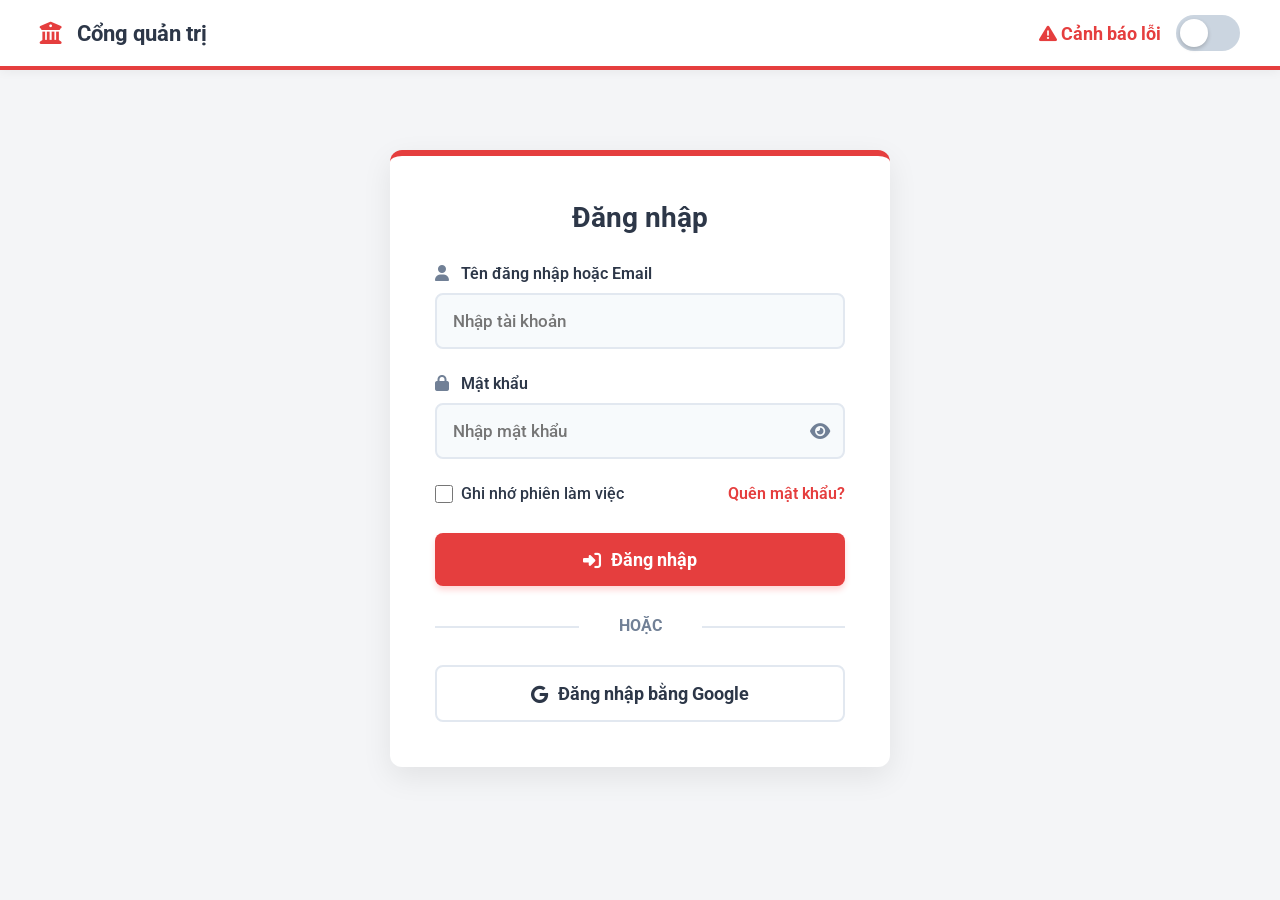
<file: frontend/index.html>
<!doctype html>
<html lang="vi">
  <head>
    <meta charset="UTF-8" />
    <meta name="viewport" content="width=device-width, initial-scale=1.0" />
    <title>Đăng nhập hệ thống</title>
    <link rel="stylesheet" href="vendor/fontawesome/css/all.min.css" />
    <link
      href="https://fonts.googleapis.com/css2?family=Roboto:wght@400;500;700&display=swap"
      rel="stylesheet"
    />
    <link rel="stylesheet" href="css/style.css" />
  </head>
  <body class="theme-vulnerable">
    <div class="top-bar">
      <div class="brand"><i class="fas fa-university"></i> Cổng quản trị</div>
      <div class="switch-container">
        <span id="modeLabel"
          ><i class="fas fa-exclamation-triangle"></i> Cảnh báo</span
        >
        <label class="switch">
          <input type="checkbox" id="modeToggle" />
          <span class="slider round"></span>
        </label>
      </div>
    </div>

    <div class="container fade-in">
      <div id="loginSection">
        <h2>Đăng nhập</h2>
        <form id="loginForm">
          <div class="input-group">
            <label><i class="fas fa-user"></i> Tên đăng nhập hoặc Email</label>
            <input
              type="text"
              id="username"
              placeholder="Nhập tài khoản"
              required
            />
          </div>
          <div class="input-group">
            <label><i class="fas fa-lock"></i> Mật khẩu</label>
            <div class="password-wrapper">
              <input
                type="password"
                id="password"
                placeholder="Nhập mật khẩu"
                required
              />
              <i class="fas fa-eye toggle-password" title="Hiện mật khẩu"></i>
            </div>
          </div>
          <div class="options-group">
            <label class="checkbox-label">
              <input type="checkbox" id="rememberMe" /> Ghi nhớ phiên làm việc
            </label>
            <a href="#" id="showForgotBtn" class="link-btn">Quên mật khẩu?</a>
          </div>
          <button type="submit" class="btn-primary" id="loginBtn">
            <i class="fas fa-sign-in-alt"></i> Đăng nhập
          </button>

          <div class="divider"><span>HOẶC</span></div>
          <button type="button" class="btn-outline" id="ssoBtn">
            <i class="fab fa-google"></i> Đăng nhập bằng Google
          </button>
        </form>
      </div>

      <div id="mfaSection" class="hidden">
        <h2>Xác minh bảo mật</h2>
        <p class="subtitle">Vui lòng nhập mã từ ứng dụng Authenticator</p>
        <form id="mfaForm">
          <div class="input-group">
            <input
              type="text"
              id="otpCode"
              placeholder="000 000"
              maxlength="6"
              style="
                text-align: center;
                font-size: 32px;
                letter-spacing: 8px;
                font-weight: bold;
              "
              required
              autocomplete="off"
            />
          </div>
          <button type="submit" class="btn-primary" id="mfaBtn">
            <i class="fas fa-check-circle"></i> Xác nhận mã
          </button>
          <button type="button" class="btn-text mt-20" id="backToLoginFromMfa">
            <i class="fas fa-arrow-left"></i> Quay lại
          </button>
        </form>
      </div>

      <div id="forgotSection" class="hidden">
        <h2>Khôi phục mật khẩu</h2>
        <p class="subtitle">
          Nhập thông tin để nhận liên kết đặt lại mật khẩu an toàn
        </p>
        <form id="forgotForm">
          <div class="input-group">
            <label
              ><i class="fas fa-envelope"></i> Tài khoản cần khôi phục</label
            >
            <input
              type="text"
              id="forgotUsername"
              placeholder="Nhập tên đăng nhập hoặc email"
              required
            />
          </div>
          <button type="submit" class="btn-primary" id="sendResetBtn">
            <i class="fas fa-paper-plane"></i> Gửi yêu cầu
          </button>
          <button type="button" class="btn-text mt-20" id="backToLoginBtn">
            <i class="fas fa-arrow-left"></i> Quay lại đăng nhập
          </button>
        </form>
      </div>

      <div id="messageBox" class="message hidden"></div>
    </div>

    <script src="js/app.js"></script>
  </body>
</html>
</file>
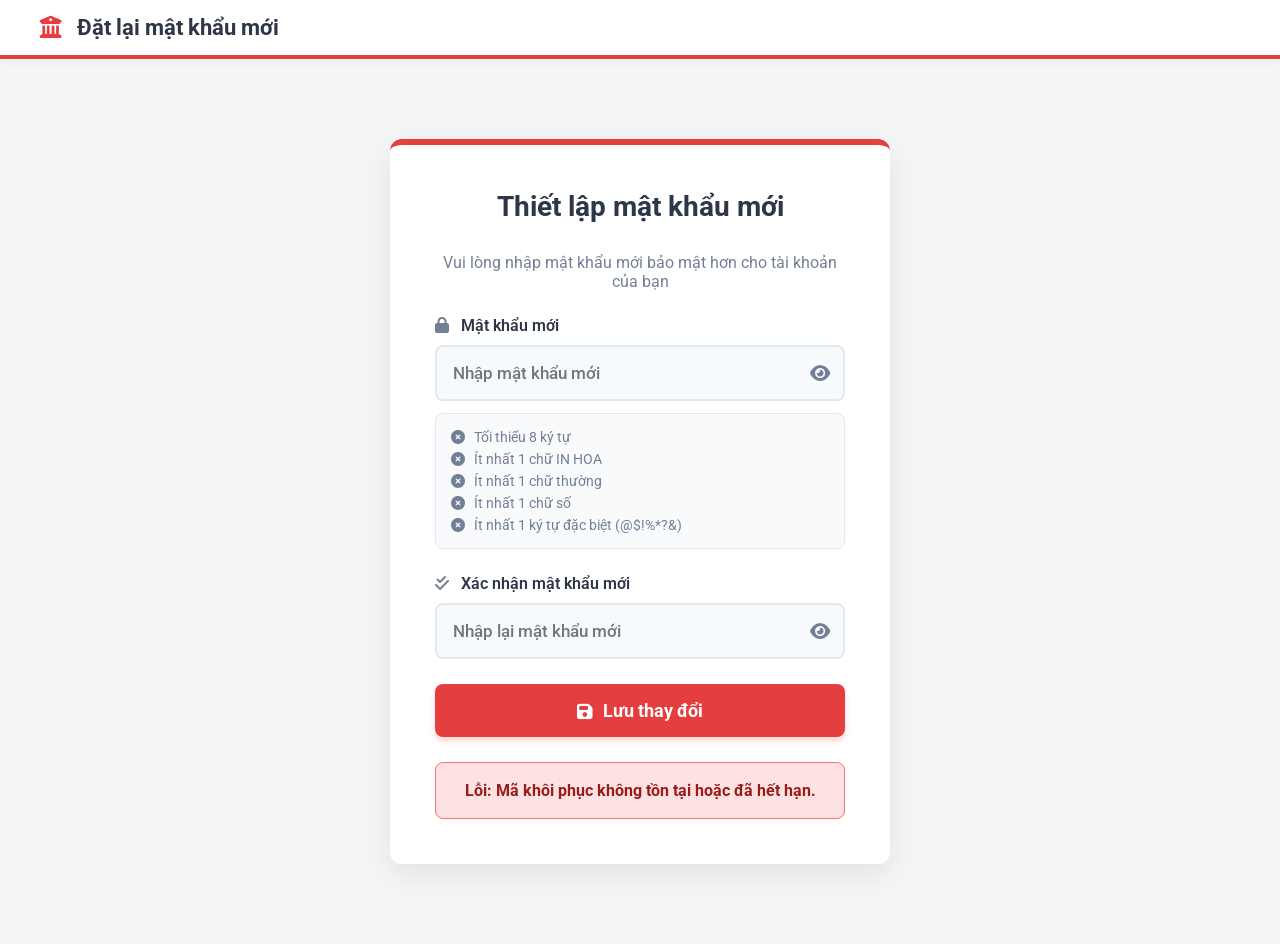
<file: frontend/reset.html>
<!doctype html>
<html lang="vi">
  <head>
    <meta charset="UTF-8" />
    <meta name="viewport" content="width=device-width, initial-scale=1.0" />
    <title>Đặt lại mật khẩu mới</title>
    <link rel="stylesheet" href="vendor/fontawesome/css/all.min.css" />
    <link
      href="https://fonts.googleapis.com/css2?family=Roboto:wght@400;500;700&display=swap"
      rel="stylesheet"
    />
    <link rel="stylesheet" href="css/style.css" />
  </head>
  <body class="theme-vulnerable">
    <div class="top-bar">
      <div class="brand">
        <i class="fas fa-university"></i> Đặt lại mật khẩu mới
      </div>
    </div>

    <div class="container fade-in">
      <div id="resetSection">
        <h2>Thiết lập mật khẩu mới</h2>
        <p class="subtitle">
          Vui lòng nhập mật khẩu mới bảo mật hơn cho tài khoản của bạn
        </p>

        <form id="resetForm">
          <input type="hidden" id="resetToken" name="token" />

          <div class="input-group">
            <label><i class="fas fa-lock"></i> Mật khẩu mới</label>

            <div class="password-wrapper">
              <input
                type="password"
                id="newPassword"
                placeholder="Nhập mật khẩu mới"
                required
                autocomplete="new-password"
              />
              <i class="fas fa-eye toggle-password" title="Hiện mật khẩu"></i>
            </div>
            <ul
              id="password-reqs"
              style="
                list-style: none;
                margin-top: 12px;
                padding: 15px;
                background: #f8fafc;
                border-radius: 8px;
                font-size: 14px;
                color: var(--text-muted);
                border: 1px solid var(--border-color);
              "
            >
              <li id="req-length" style="margin-bottom: 6px; transition: 0.3s">
                <i class="fas fa-times-circle" style="width: 20px"></i> Tối
                thiểu 8 ký tự
              </li>
              <li id="req-upper" style="margin-bottom: 6px; transition: 0.3s">
                <i class="fas fa-times-circle" style="width: 20px"></i> Ít nhất
                1 chữ IN HOA
              </li>
              <li id="req-lower" style="margin-bottom: 6px; transition: 0.3s">
                <i class="fas fa-times-circle" style="width: 20px"></i> Ít nhất
                1 chữ thường
              </li>
              <li id="req-num" style="margin-bottom: 6px; transition: 0.3s">
                <i class="fas fa-times-circle" style="width: 20px"></i> Ít nhất
                1 chữ số
              </li>
              <li id="req-spec" style="transition: 0.3s">
                <i class="fas fa-times-circle" style="width: 20px"></i> Ít nhất
                1 ký tự đặc biệt (@$!%*?&)
              </li>
            </ul>
          </div>

          <div class="input-group">
            <label
              ><i class="fas fa-check-double"></i> Xác nhận mật khẩu mới</label
            >

            <div class="password-wrapper">
              <input
                type="password"
                id="confirmPassword"
                placeholder="Nhập lại mật khẩu mới"
                required
                autocomplete="new-password"
              />
              <i class="fas fa-eye toggle-password" title="Hiện mật khẩu"></i>
            </div>
          </div>

          <button type="submit" class="btn-primary" id="submitResetBtn">
            <i class="fas fa-save"></i> Lưu thay đổi
          </button>
        </form>
      </div>

      <div id="messageBox" class="message hidden"></div>
    </div>
    </div> <script src="js/app.js"></script>
    <script>
      document.addEventListener("DOMContentLoaded", function () {
        const savedMode = localStorage.getItem("ui_mode") || "vulnerable";
        if (savedMode === "secure") {
          document.body.classList.remove("theme-vulnerable");
          document.body.classList.add("theme-secure");
          document.querySelector(".brand").innerHTML =
            '<i class="fas fa-shield-check"></i> Đặt lại mật khẩu an toàn';
        }

        const urlParams = new URLSearchParams(window.location.search);
        const token = urlParams.get("token");
        const messageBox = document.getElementById("messageBox");

        if (token) {
          document.getElementById("resetToken").value = token;
        } else {
          messageBox.textContent =
            "Lỗi: Mã khôi phục không tồn tại hoặc đã hết hạn.";
          messageBox.className = "message error";
          messageBox.classList.remove("hidden");
          document.getElementById("submitResetBtn").disabled = true;
        }

        document
          .getElementById("resetForm")
          .addEventListener("submit", async function (e) {
            e.preventDefault();

            const tokenVal = document.getElementById("resetToken").value;
            const newPassword = document.getElementById("newPassword").value;
            const confirmPassword =
              document.getElementById("confirmPassword").value;

            if (!isPasswordStrong) {
              messageBox.textContent =
                "Vui lòng hoàn thiện các yêu cầu bảo mật của mật khẩu!";
              messageBox.className = "message error";
              messageBox.classList.remove("hidden");
              return;
            }

            try {
              const response = await fetch("/api/auth/password/reset", {
                method: "POST",
                headers: {
                  "Content-Type": "application/json",
                },
                body: JSON.stringify({
                  token: tokenVal,
                  new_password: newPassword,
                }),
              });

              const result = await response.json();

              if (response.ok) {
                messageBox.textContent =
                  "Đổi mật khẩu thành công! Tự động quay lại trang đăng nhập sau 3 giây...";
                messageBox.className = "message success";
                messageBox.classList.remove("hidden");

                setTimeout(() => {
                  window.location.href = "/";
                }, 3000);
              } else {
                messageBox.textContent =
                  result.detail || "Có lỗi xảy ra, vui lòng thử lại.";
                messageBox.className = "message error";
                messageBox.classList.remove("hidden");
              }
            } catch (error) {
              messageBox.textContent = "Không thể kết nối đến máy chủ!";
              messageBox.className = "message error";
              messageBox.classList.remove("hidden");
            }
          });
      });

      const passInput = document.getElementById("newPassword");
      const reqs = {
        length: { elem: document.getElementById("req-length"), regex: /.{8,}/ },
        upper: { elem: document.getElementById("req-upper"), regex: /[A-Z]/ },
        lower: { elem: document.getElementById("req-lower"), regex: /[a-z]/ },
        num: { elem: document.getElementById("req-num"), regex: /[0-9]/ },
        spec: { elem: document.getElementById("req-spec"), regex: /[@$!%*?&]/ },
      };

      let isPasswordStrong = false;

      passInput.addEventListener("input", function () {
        const val = passInput.value;
        let validCount = 0;

        for (const key in reqs) {
          const isValid = reqs[key].regex.test(val);
          const li = reqs[key].elem;
          const icon = li.querySelector("i");

          if (isValid) {
            li.style.color = "#059669";
            li.style.fontWeight = "bold";
            icon.classList.remove("fa-times-circle");
            icon.classList.add("fa-check-circle");
            validCount++;
          } else {
            li.style.color = "var(--text-muted)";
            li.style.fontWeight = "normal";
            icon.classList.remove("fa-check-circle");
            icon.classList.add("fa-times-circle");
          }
        }

        isPasswordStrong = validCount === 5;
      });
    </script>
  </body>
</html>
</file>
<file: frontend/css/style.css>
:root {
  --bg-main: #f4f5f7;
  --bg-card: #ffffff;
  --text-dark: #2d3748;
  --text-muted: #718096;
  --border-color: #e2e8f0;
  --accent-color: #e53e3e;
  --accent-hover: #c53030;
  --accent-light: #fed7d7;
}

body.theme-secure {
  --accent-color: #059669;
  --accent-hover: #047857;
  --accent-light: #d1fae5;
}

* {
  box-sizing: border-box;
  margin: 0;
  padding: 0;
  font-family: "Roboto", "Segoe UI", sans-serif;
}
body {
  background-color: var(--bg-main);
  color: var(--text-dark);
  font-size: 16px;
  display: flex;
  flex-direction: column;
  min-height: 100vh;
  transition: background-color 0.3s;
}

.fade-in {
  animation: fadeIn 0.4s ease-out forwards;
}
.slide-in-right {
  animation: slideInRight 0.5s ease-out forwards;
}
@keyframes fadeIn {
  from {
    opacity: 0;
    transform: translateY(15px);
  }
  to {
    opacity: 1;
    transform: translateY(0);
  }
}
@keyframes slideInRight {
  from {
    opacity: 0;
    transform: translateX(30px);
  }
  to {
    opacity: 1;
    transform: translateX(0);
  }
}

/* TOP BAR */
.top-bar {
  background: var(--bg-card);
  padding: 15px 40px;
  display: flex;
  justify-content: space-between;
  align-items: center;
  box-shadow: 0 2px 10px rgba(0, 0, 0, 0.05);
  border-bottom: 4px solid var(--accent-color);
  transition: border-color 0.3s;
}
.brand {
  font-size: 22px;
  font-weight: 700;
  color: var(--text-dark);
}
.brand i {
  color: var(--accent-color);
  margin-right: 10px;
  transition: color 0.3s;
}
.switch-container {
  display: flex;
  align-items: center;
  gap: 15px;
  font-weight: bold;
  color: var(--accent-color);
  font-size: 18px;
}
.switch {
  position: relative;
  display: inline-block;
  width: 64px;
  height: 36px;
}
.switch input {
  opacity: 0;
  width: 0;
  height: 0;
}
.slider {
  position: absolute;
  cursor: pointer;
  top: 0;
  left: 0;
  right: 0;
  bottom: 0;
  background-color: #cbd5e0;
  transition: 0.4s;
  border-radius: 36px;
}
.slider:before {
  position: absolute;
  content: "";
  height: 28px;
  width: 28px;
  left: 4px;
  bottom: 4px;
  background-color: white;
  transition: 0.4s;
  border-radius: 50%;
  box-shadow: 0 2px 4px rgba(0, 0, 0, 0.2);
}
input:checked + .slider {
  background-color: var(--accent-color);
}
input:checked + .slider:before {
  transform: translateX(28px);
}

/* FORMS LOGIN */
.container {
  background: var(--bg-card);
  width: 100%;
  max-width: 500px;
  margin: 80px auto;
  padding: 45px;
  border-radius: 12px;
  box-shadow: 0 10px 30px rgba(0, 0, 0, 0.08);
  border-top: 6px solid var(--accent-color);
  transition: border-color 0.3s;
}
h2 {
  text-align: center;
  margin-bottom: 30px;
  color: var(--text-dark);
  font-size: 28px;
  font-weight: 700;
}
.subtitle {
  text-align: center;
  color: var(--text-muted);
  margin-bottom: 25px;
  font-size: 16px;
}
.input-group {
  margin-bottom: 25px;
}
.input-group label {
  display: block;
  margin-bottom: 10px;
  font-weight: 600;
  color: var(--text-dark);
  font-size: 16px;
}
.input-group label i {
  margin-right: 8px;
  color: var(--text-muted);
}
input[type="text"],
input[type="password"] {
  width: 100%;
  padding: 16px;
  border: 2px solid var(--border-color);
  border-radius: 8px;
  font-size: 17px;
  font-weight: 500;
  transition: all 0.2s;
  background-color: #f7fafc;
  color: var(--text-dark);
}
input:focus {
  outline: none;
  border-color: var(--accent-color);
  box-shadow: 0 0 0 4px var(--accent-light);
  background-color: #fff;
}
.options-group {
  display: flex;
  justify-content: space-between;
  align-items: center;
  margin-bottom: 30px;
  font-size: 16px;
  font-weight: 500;
}
.checkbox-label {
  display: flex;
  align-items: center;
  gap: 8px;
  cursor: pointer;
}
input[type="checkbox"] {
  width: 18px;
  height: 18px;
  cursor: pointer;
  accent-color: var(--accent-color);
}
.link-btn {
  color: var(--accent-color);
  text-decoration: none;
  font-weight: 600;
  cursor: pointer;
  transition: 0.2s;
}
.link-btn:hover {
  text-decoration: underline;
}

/* BUTTONS */
button {
  width: 100%;
  padding: 16px;
  border-radius: 8px;
  font-size: 18px;
  font-weight: 700;
  cursor: pointer;
  transition: all 0.2s;
  border: none;
  display: flex;
  justify-content: center;
  align-items: center;
  gap: 10px;
}
.btn-primary {
  background-color: var(--accent-color);
  color: white;
  box-shadow: 0 4px 6px var(--accent-light);
}
.btn-primary:hover {
  background-color: var(--accent-hover);
  transform: translateY(-2px);
}
.btn-outline {
  background-color: transparent;
  border: 2px solid var(--border-color);
  color: var(--text-dark);
}
.btn-outline:hover {
  background-color: #edf2f7;
}
.btn-text {
  background: none;
  color: var(--text-muted);
  font-weight: 600;
  font-size: 16px;
}
.btn-text:hover {
  color: var(--text-dark);
}
.btn-danger-small {
  width: auto;
  padding: 10px 20px;
  font-size: 15px;
  background-color: #e53e3e;
  color: white;
  border-radius: 6px;
  font-weight: bold;
}
.btn-danger-small:hover {
  background-color: #c53030;
}

.divider {
  text-align: center;
  margin: 30px 0;
  color: var(--text-muted);
  position: relative;
  font-weight: bold;
}
.divider::before,
.divider::after {
  content: "";
  position: absolute;
  top: 50%;
  width: 35%;
  height: 2px;
  background-color: var(--border-color);
}
.divider::before {
  left: 0;
}
.divider::after {
  right: 0;
}
.mt-15 {
  margin-top: 15px;
}
.mt-20 {
  margin-top: 25px;
}

/* TIỆN ÍCH CHUNG */
.message {
  margin-top: 25px;
  padding: 18px;
  border-radius: 8px;
  font-weight: bold;
  text-align: center;
  font-size: 16px;
}
.message.success {
  background-color: #d1fae5;
  color: #065f46;
  border: 1px solid #34d399;
}
.message.error {
  background-color: #fee2e2;
  color: #991b1b;
  border: 1px solid #f87171;
}
.hidden {
  display: none !important;
}
.badge {
  padding: 6px 12px;
  border-radius: 20px;
  background: #e2e8f0;
  font-size: 15px;
}
.badge.success {
  background: #d1fae5;
  color: #065f46;
}
.badge.admin {
  background: #fef08a;
  color: #854d0e;
  font-weight: bold;
}

/* ====================================================
   KIẾN TRÚC DASHBOARD PHÂN QUYỀN RBAC
==================================================== */
.dashboard-layout {
  display: block;
}
.dashboard-container {
  padding: 40px;
  max-width: 1400px;
  margin: 0 auto;
  width: 100%;
}
.info-card,
.action-card {
  background: var(--bg-card);
  padding: 30px;
  border-radius: 12px;
  box-shadow: 0 4px 15px rgba(0, 0, 0, 0.05);
  border: 1px solid var(--border-color);
}
.info-card h3,
.action-card h3 {
  font-size: 22px;
  margin-bottom: 20px;
  color: var(--text-dark);
  border-bottom: 2px solid var(--accent-light);
  padding-bottom: 10px;
}

/* THỐNG KÊ ADMIN */
.admin-grid {
  display: grid;
  grid-template-columns: repeat(3, 1fr);
  gap: 25px;
  margin-bottom: 30px;
}
.stat-card {
  background: var(--bg-card);
  padding: 25px;
  border-radius: 12px;
  display: flex;
  align-items: center;
  gap: 20px;
  box-shadow: 0 4px 15px rgba(0, 0, 0, 0.05);
  border: 1px solid var(--border-color);
  border-top: 4px solid var(--accent-color);
  transition: border-color 0.3s;
}
.stat-icon {
  font-size: 45px;
  color: #cbd5e0;
}
.stat-data h4 {
  color: var(--text-muted);
  font-size: 15px;
  margin-bottom: 5px;
  text-transform: uppercase;
  font-weight: bold;
}
.stat-data p {
  font-size: 30px;
  font-weight: 800;
  color: var(--text-dark);
  margin: 0;
}

/* BẢNG DỮ LIỆU ADMIN */
.table-responsive {
  overflow-x: auto;
}
.admin-table {
  width: 100%;
  border-collapse: collapse;
  text-align: left;
}
.admin-table th,
.admin-table td {
  padding: 16px;
  border-bottom: 1px solid var(--border-color);
  font-size: 16px;
}
.admin-table th {
  background: #f8fafc;
  font-weight: bold;
  color: var(--text-dark);
  text-transform: uppercase;
  letter-spacing: 0.5px;
}
.admin-table tr:hover {
  background: #f1f5f9;
}
.btn-action {
  width: auto;
  padding: 8px 12px;
  font-size: 14px;
  border-radius: 6px;
  background: #e2e8f0;
  color: #4a5568;
  border: none;
  cursor: pointer;
  display: inline-block;
}
.btn-action.lock {
  background: #fee2e2;
  color: #c53030;
}

/* BẢNG DEBUG ẨN  */
.inspector-panel {
  position: fixed;
  right: 30px;
  top: 100px;
  z-index: 999;
  height: 80vh;
  width: 450px;
  background: #ffffff;
  color: var(--text-dark);
  border-radius: 12px;
  overflow: hidden;
  box-shadow: -10px 10px 40px rgba(0, 0, 0, 0.2);
  border: 2px solid var(--accent-color);
  border-top: 8px solid var(--accent-color);
}
.inspector-header {
  background: #f8fafc;
  padding: 15px 25px;
  border-bottom: 2px solid var(--border-color);
  display: flex;
  justify-content: space-between;
  align-items: center;
}
.inspector-header h3 {
  margin: 0;
  font-size: 18px;
  font-weight: 800;
  border: none;
  padding: 0;
}
.inspector-body {
  padding: 25px;
  height: calc(100% - 60px);
  overflow-y: auto;
}
.data-group {
  margin-bottom: 25px;
}
.data-group h4 {
  font-size: 15px;
  margin-bottom: 10px;
  font-weight: 800;
  text-transform: uppercase;
}
code,
pre {
  font-family: "Consolas", monospace !important;
  background: #f1f5f9;
  padding: 15px;
  border-radius: 8px;
  display: block;
  font-size: 15px;
  color: #e53e3e;
  border: 1px solid var(--border-color);
  font-weight: bold;
  word-break: break-all;
}
body.theme-secure code,
body.theme-secure pre {
  color: #059669;
}

.password-wrapper {
  position: relative;
  display: block;
}
.password-wrapper input {
  padding-right: 45px !important;
}
.toggle-password {
  position: absolute;
  right: 15px;
  top: 50%;
  transform: translateY(-50%);
  cursor: pointer;
  color: var(--text-muted);
  font-size: 18px;
  transition: color 0.2s;
  z-index: 10;
}
.toggle-password:hover {
  color: var(--accent-color);
}
</file>
